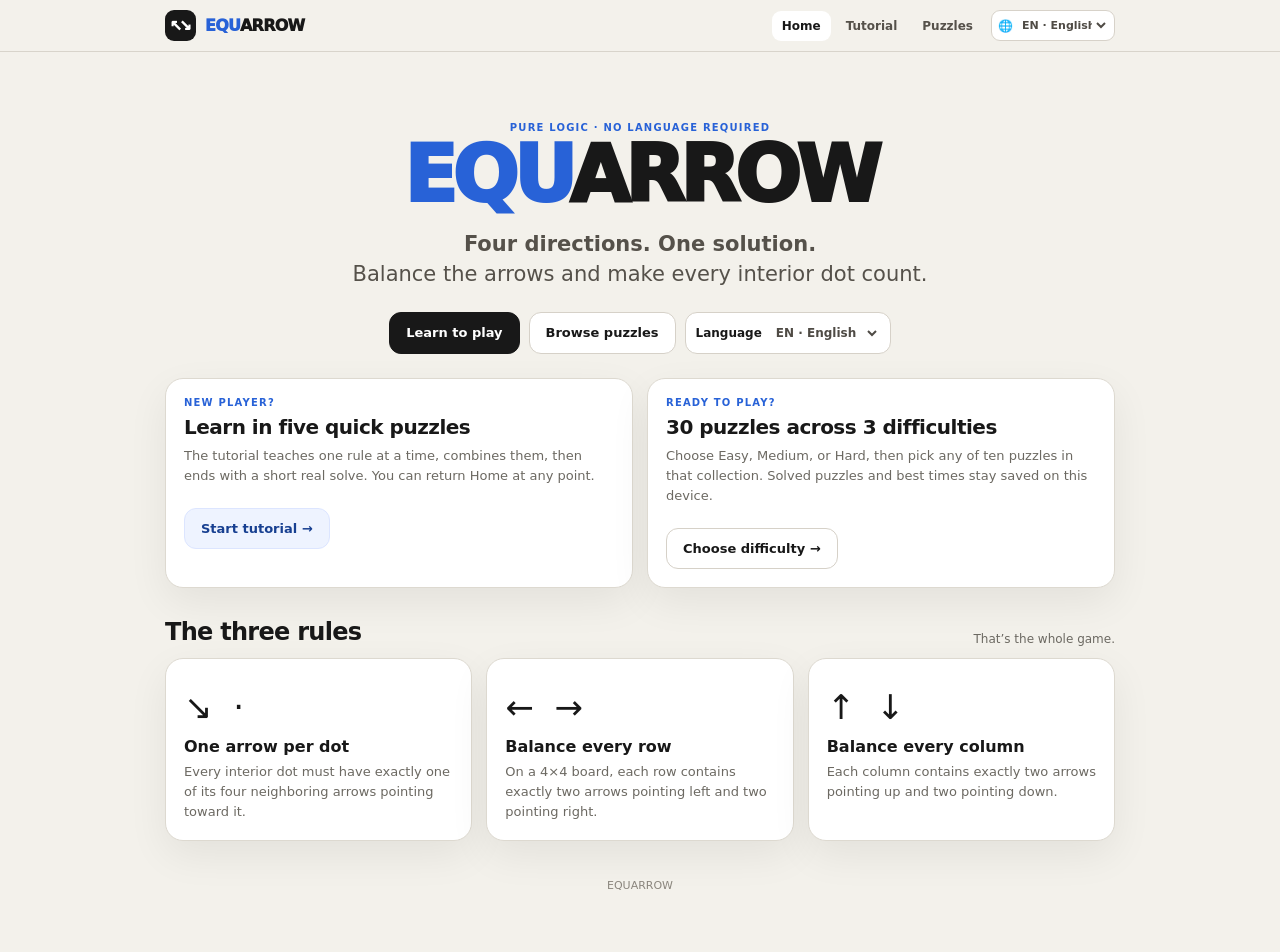
<file: index.html>
<!doctype html><html lang="en"><head><meta charset="utf-8"><meta name="viewport" content="width=device-width,initial-scale=1,viewport-fit=cover"><title>EQUARROW · Four directions. One solution.</title><meta name="description" content="EQUARROW is a language-free logic puzzle built from diagonal arrows, balanced rows and columns, and one-arrow-per-dot deductions."><link rel="stylesheet" href="app.css"><script src="i18n.js"></script></head><body><header class="sitebar"><div class="sitebar-inner"><a class="brand" href="index.html"><span class="brandmark">↖↘</span><span><span class="equ">EQU</span>ARROW</span></a><nav class="nav"><a class="active" href="index.html" data-i18n="nav.home">Home</a><a href="tutorial.html" data-i18n="nav.tutorial">Tutorial</a><a href="puzzles.html" data-i18n="nav.puzzles">Puzzles</a></nav></div></header><main class="page"><section class="hero center"><div class="eyebrow" data-i18n="home.eyebrow">Pure logic · no language required</div><h1 class="display"><span style="color:var(--accent)">EQU</span>ARROW</h1><p class="lead"><strong data-i18n="home.tagline">Four directions. One solution.</strong><br><span data-i18n="home.sub">Balance the arrows and make every interior dot count.</span></p><div class="actions"><a class="btn primary" href="tutorial.html" data-i18n="home.learn">Learn to play</a><a class="btn" href="puzzles.html" data-i18n="home.browse">Browse puzzles</a><label class="language-picker"><span data-i18n="language.label">Language</span><select class="lang-select" data-language-select></select></label></div></section><section class="grid2"><div class="card"><div class="eyebrow" data-i18n="home.new">New player?</div><h2 data-i18n="home.learnTitle">Learn in five quick puzzles</h2><p data-i18n="home.learnText">The tutorial teaches one rule at a time, combines them, then ends with a short real solve. You can return Home at any point.</p><div class="actions"><a class="btn soft" href="tutorial.html" data-i18n="home.startTutorial">Start tutorial →</a></div></div><div class="card"><div class="eyebrow" data-i18n="home.ready">Ready to play?</div><h2 data-i18n="home.libraryTitle">30 puzzles across 3 difficulties</h2><p data-i18n="home.libraryText">Choose Easy, Medium, or Hard, then pick any of ten puzzles in that collection. Solved puzzles and best times stay saved on this device.</p><div class="actions"><a class="btn" href="puzzles.html" data-i18n="home.chooseDifficulty">Choose difficulty →</a></div></div></section><div class="section-title"><h2 data-i18n="home.rulesTitle">The three rules</h2><p data-i18n="home.rulesSub">That’s the whole game.</p></div><section class="grid3"><div class="card"><div class="arrowline">↘ ·</div><h3 data-i18n="rule.dot.title">One arrow per dot</h3><p data-i18n="rule.dot.text">Every interior dot must have exactly one of its four neighboring arrows pointing toward it.</p></div><div class="card"><div class="arrowline">← →</div><h3 data-i18n="rule.row.title">Balance every row</h3><p data-i18n="rule.row.text">On a 4×4 board, each row contains exactly two arrows pointing left and two pointing right.</p></div><div class="card"><div class="arrowline">↑ ↓</div><h3 data-i18n="rule.col.title">Balance every column</h3><p data-i18n="rule.col.text">Each column contains exactly two arrows pointing up and two pointing down.</p></div></section><div class="footer">EQUARROW</div></main></body></html>
</file>
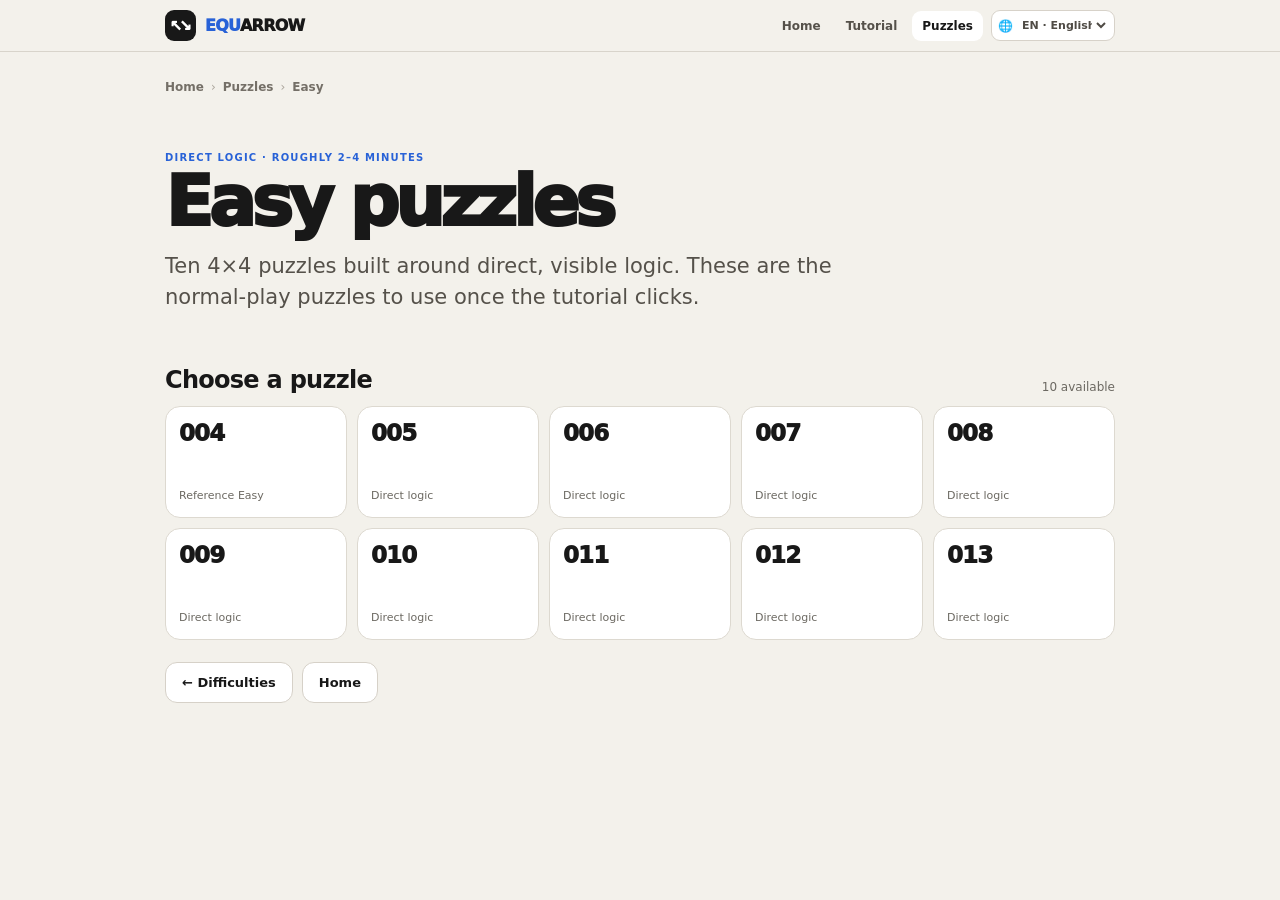
<file: easy-calibration.html>
<!doctype html><html><head><meta charset="utf-8"><meta name="viewport" content="width=device-width,initial-scale=1"><title>EQUARROW · Easy Puzzles</title><meta http-equiv="refresh" content="0;url=easy-puzzles.html"><script>location.replace('easy-puzzles.html')</script></head><body><p><a href="easy-puzzles.html">Open Easy puzzles</a></p></body></html>
</file>
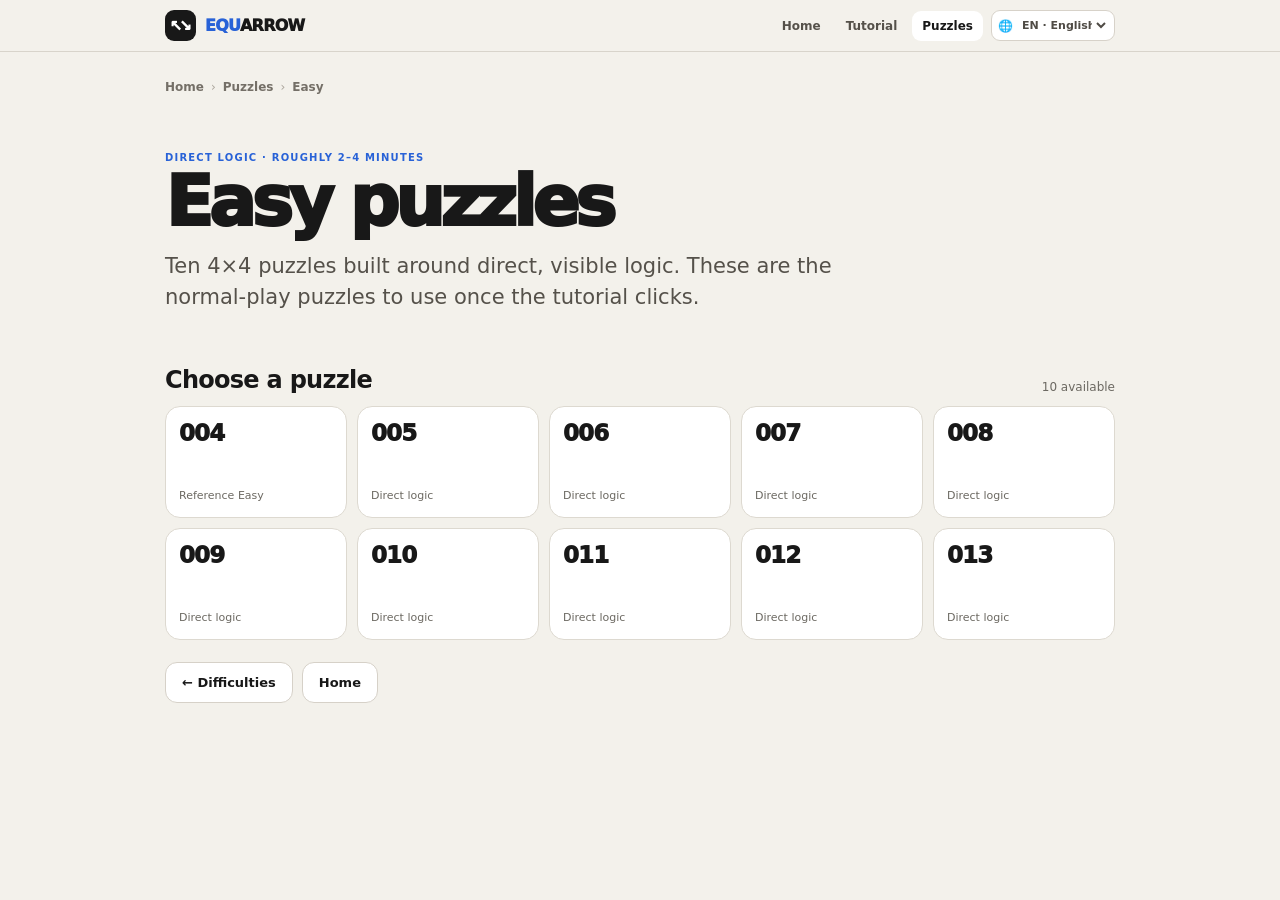
<file: easy-puzzles.html>
<!doctype html><html lang="en"><head><meta charset="utf-8"><meta name="viewport" content="width=device-width,initial-scale=1,viewport-fit=cover"><title>EQUARROW</title><link rel="stylesheet" href="app.css"><link rel="stylesheet" href="progress.css"><script src="i18n.js"></script></head><body><header class="sitebar"><div class="sitebar-inner"><a class="brand" href="index.html"><span class="brandmark">↖↘</span><span><span class="equ">EQU</span>ARROW</span></a><nav class="nav"><a href="index.html" data-i18n="nav.home">Home</a><a href="tutorial.html" data-i18n="nav.tutorial">Tutorial</a><a class="active" href="puzzles.html" data-i18n="nav.puzzles">Puzzles</a></nav></div></header><main class="page"><div class="breadcrumbs"><a href="index.html" data-i18n="nav.home">Home</a><span>›</span><a href="puzzles.html" data-i18n="nav.puzzles">Puzzles</a><span>›</span><strong data-i18n="diff.easy">Easy</strong></div><section class="hero"><div class="eyebrow" data-i18n="easy.eyebrow"></div><h1 class="display" style="font-size:clamp(42px,9vw,70px)" data-i18n="easy.title"></h1><p class="lead" data-i18n="easy.lead"></p></section><div class="section-title"><h2 data-i18n="common.choosePuzzle">Choose a puzzle</h2><p data-i18n="common.10available">10 available</p></div><section class="puzzle-grid" id="grid"></section><div class="actions"><a class="btn" href="puzzles.html" data-i18n="common.difficulties">← Difficulties</a><a class="btn" href="index.html" data-i18n="nav.home">Home</a></div></main><script>const ids=["004","005","006","007","008","009","010","011","012","013"],subs={"004":"Reference Easy","005":"Direct logic","006":"Direct logic","007":"Direct logic","008":"Direct logic","009":"Direct logic","010":"Direct logic","011":"Direct logic","012":"Direct logic","013":"Direct logic"};function renderGrid(){document.getElementById('grid').innerHTML=ids.map(id=>`<a class="puzzle-tile" data-puzzle="${id}" href="play.html?p=${id}"><span class="solved-badge">✓</span><div class="puzzle-num">${id}</div><div class="puzzle-meta">${EQI18N.subtitle(subs[id])}<br><span class="best" data-best></span></div></a>`).join('');document.querySelectorAll('[data-puzzle]').forEach(tile=>{const id=tile.dataset.puzzle,raw=localStorage.getItem('equarrow:'+id);if(!raw)return;try{const x=JSON.parse(raw);if(x.solved){tile.classList.add('solved');const b=tile.querySelector('[data-best]');if(x.best)b.textContent=EQI18N.t('common.best',{time:x.best});}}catch(e){}});}renderGrid();document.addEventListener('equarrow-language-change',renderGrid);</script><script src="library-progress.js"></script></body></html>
</file>
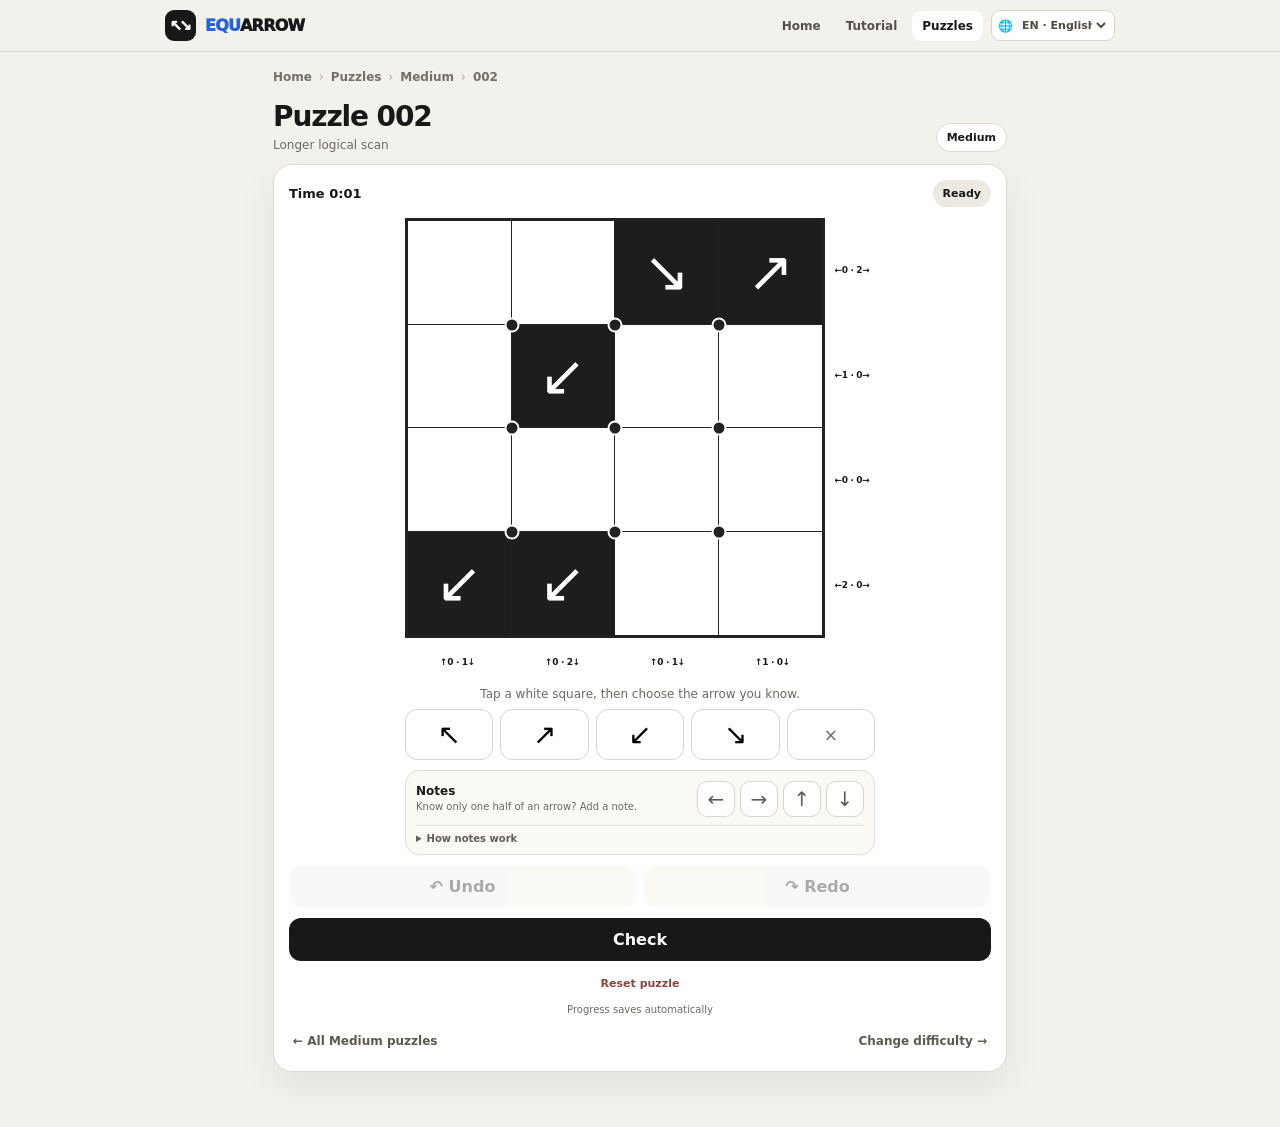
<file: easy.html>
<!doctype html><html><head><meta charset="utf-8"><meta name="viewport" content="width=device-width,initial-scale=1"><title>EQUARROW · Puzzle 002</title><meta http-equiv="refresh" content="0;url=play.html?p=002"><script>location.replace('play.html?p=002')</script></head><body><p><a href="play.html?p=002">Open Puzzle 002</a></p></body></html>
</file>
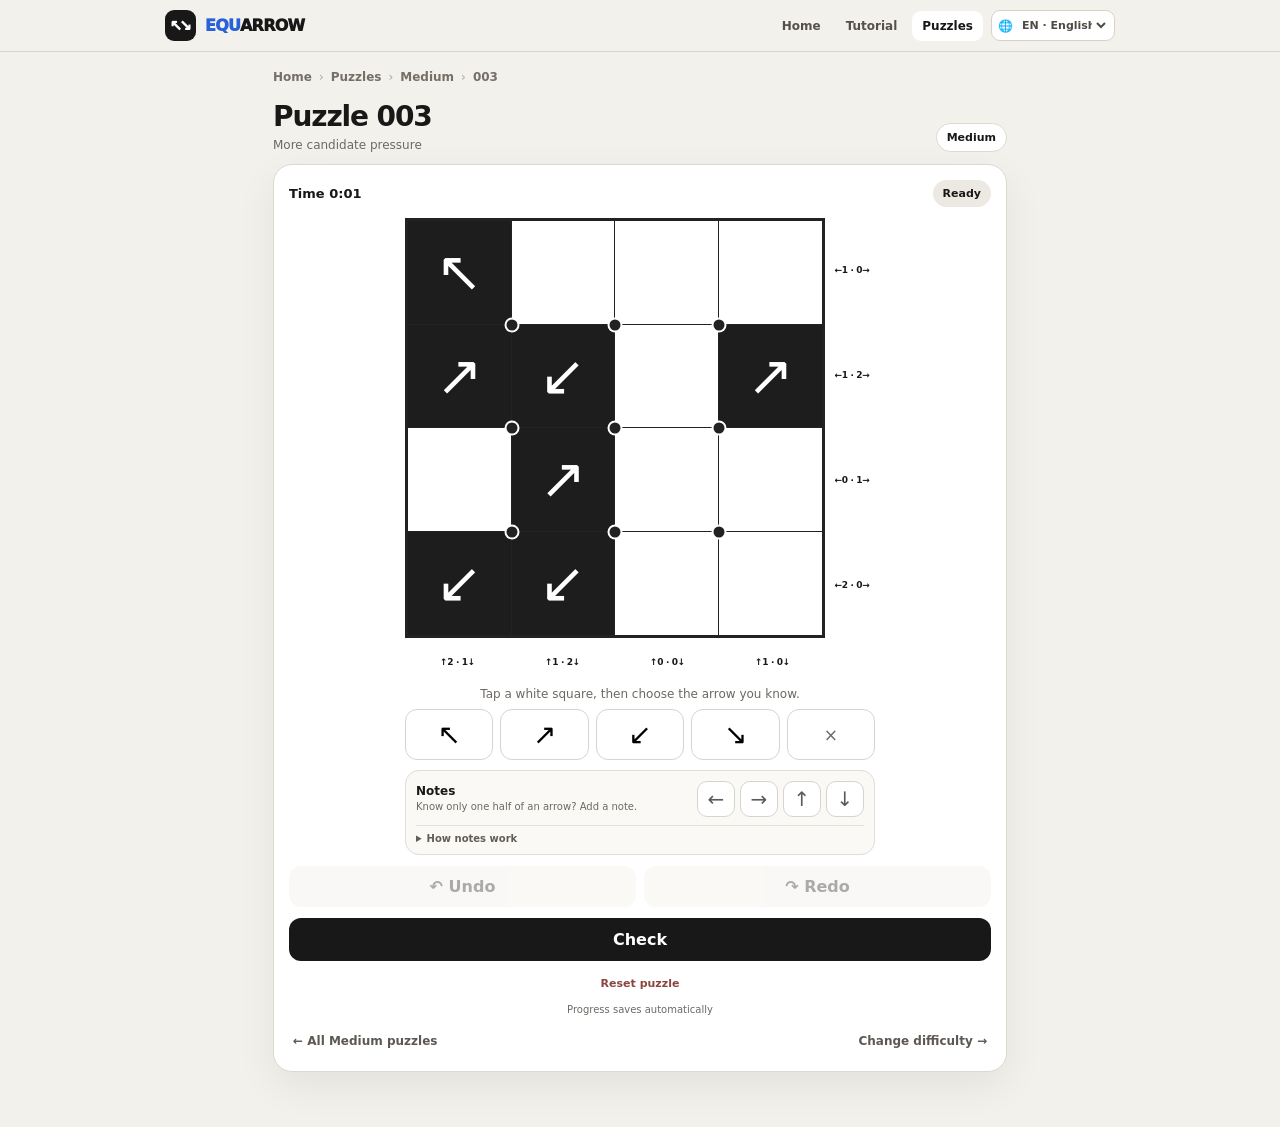
<file: easy2.html>
<!doctype html><html><head><meta charset="utf-8"><meta name="viewport" content="width=device-width,initial-scale=1"><title>EQUARROW · Puzzle 003</title><meta http-equiv="refresh" content="0;url=play.html?p=003"><script>location.replace('play.html?p=003')</script></head><body><p><a href="play.html?p=003">Open Puzzle 003</a></p></body></html>
</file>
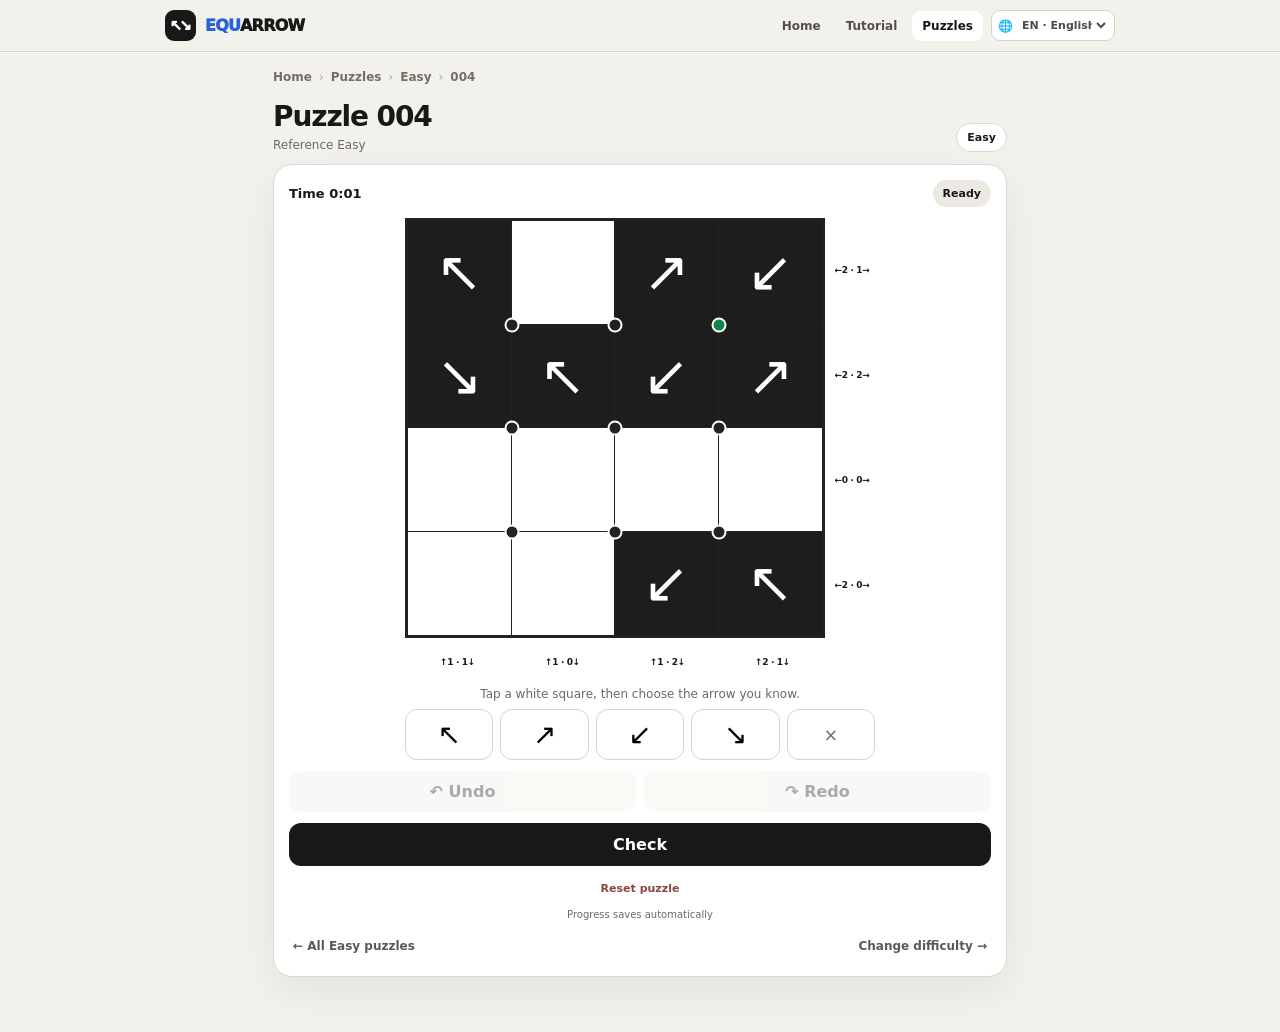
<file: easy3.html>
<!doctype html><html><head><meta charset="utf-8"><meta name="viewport" content="width=device-width,initial-scale=1"><title>EQUARROW · Puzzle 004</title><meta http-equiv="refresh" content="0;url=play.html?p=004"><script>location.replace('play.html?p=004')</script></head><body><p><a href="play.html?p=004">Open Puzzle 004</a></p></body></html>
</file>
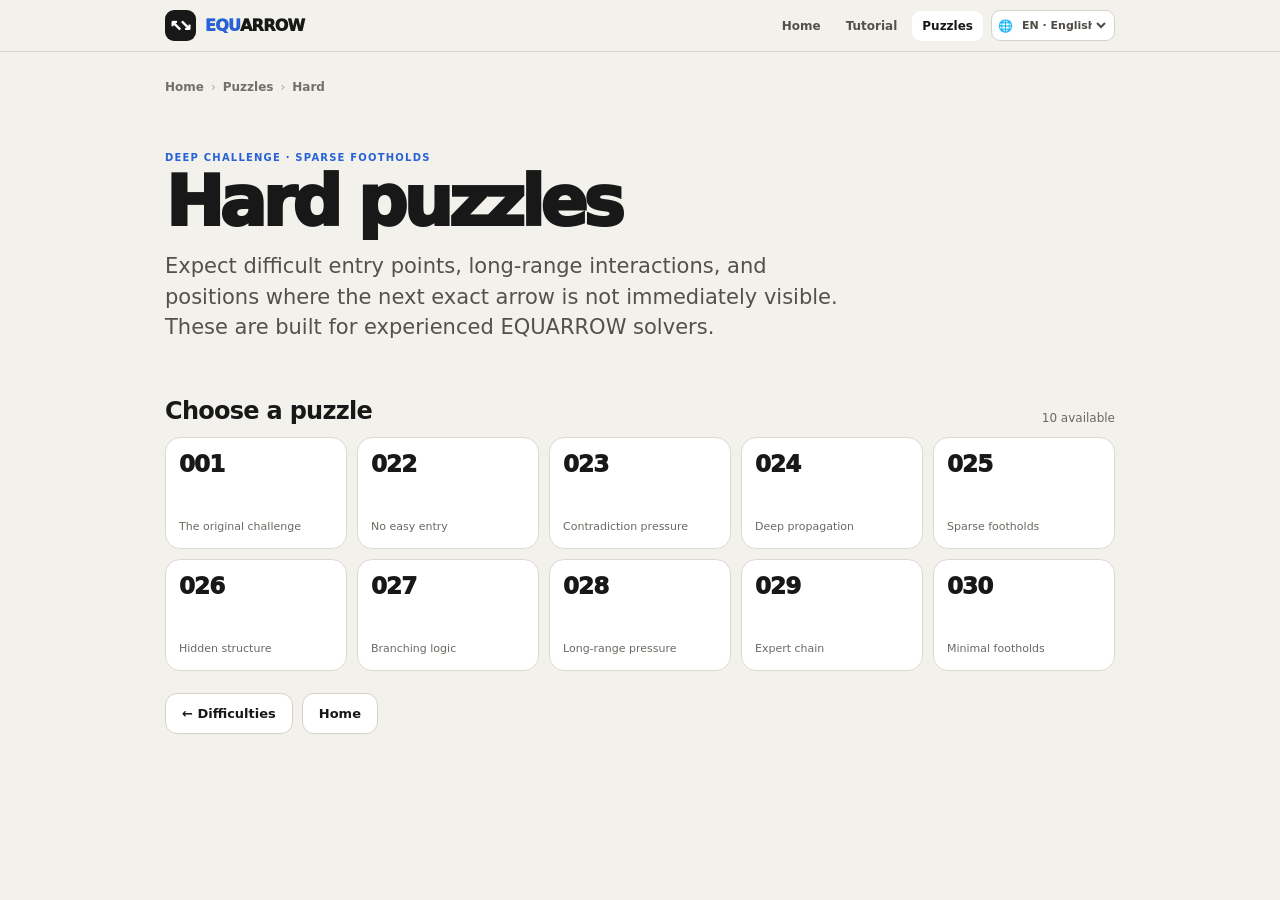
<file: hard-puzzles.html>
<!doctype html><html lang="en"><head><meta charset="utf-8"><meta name="viewport" content="width=device-width,initial-scale=1,viewport-fit=cover"><title>EQUARROW</title><link rel="stylesheet" href="app.css"><link rel="stylesheet" href="progress.css"><script src="i18n.js"></script></head><body><header class="sitebar"><div class="sitebar-inner"><a class="brand" href="index.html"><span class="brandmark">↖↘</span><span><span class="equ">EQU</span>ARROW</span></a><nav class="nav"><a href="index.html" data-i18n="nav.home">Home</a><a href="tutorial.html" data-i18n="nav.tutorial">Tutorial</a><a class="active" href="puzzles.html" data-i18n="nav.puzzles">Puzzles</a></nav></div></header><main class="page"><div class="breadcrumbs"><a href="index.html" data-i18n="nav.home">Home</a><span>›</span><a href="puzzles.html" data-i18n="nav.puzzles">Puzzles</a><span>›</span><strong data-i18n="diff.hard">Hard</strong></div><section class="hero"><div class="eyebrow" data-i18n="hard.eyebrow"></div><h1 class="display" style="font-size:clamp(42px,9vw,70px)" data-i18n="hard.title"></h1><p class="lead" data-i18n="hard.lead"></p></section><div class="section-title"><h2 data-i18n="common.choosePuzzle">Choose a puzzle</h2><p data-i18n="common.10available">10 available</p></div><section class="puzzle-grid" id="grid"></section><div class="actions"><a class="btn" href="puzzles.html" data-i18n="common.difficulties">← Difficulties</a><a class="btn" href="index.html" data-i18n="nav.home">Home</a></div></main><script>const ids=["001","022","023","024","025","026","027","028","029","030"],subs={"001":"The original challenge","022":"No easy entry","023":"Contradiction pressure","024":"Deep propagation","025":"Sparse footholds","026":"Hidden structure","027":"Branching logic","028":"Long-range pressure","029":"Expert chain","030":"Minimal footholds"};function renderGrid(){document.getElementById('grid').innerHTML=ids.map(id=>`<a class="puzzle-tile" data-puzzle="${id}" href="play.html?p=${id}"><span class="solved-badge">✓</span><div class="puzzle-num">${id}</div><div class="puzzle-meta">${EQI18N.subtitle(subs[id])}<br><span class="best" data-best></span></div></a>`).join('');document.querySelectorAll('[data-puzzle]').forEach(tile=>{const id=tile.dataset.puzzle,raw=localStorage.getItem('equarrow:'+id);if(!raw)return;try{const x=JSON.parse(raw);if(x.solved){tile.classList.add('solved');const b=tile.querySelector('[data-best]');if(x.best)b.textContent=EQI18N.t('common.best',{time:x.best});}}catch(e){}});}renderGrid();document.addEventListener('equarrow-language-change',renderGrid);</script><script src="library-progress.js"></script></body></html>
</file>
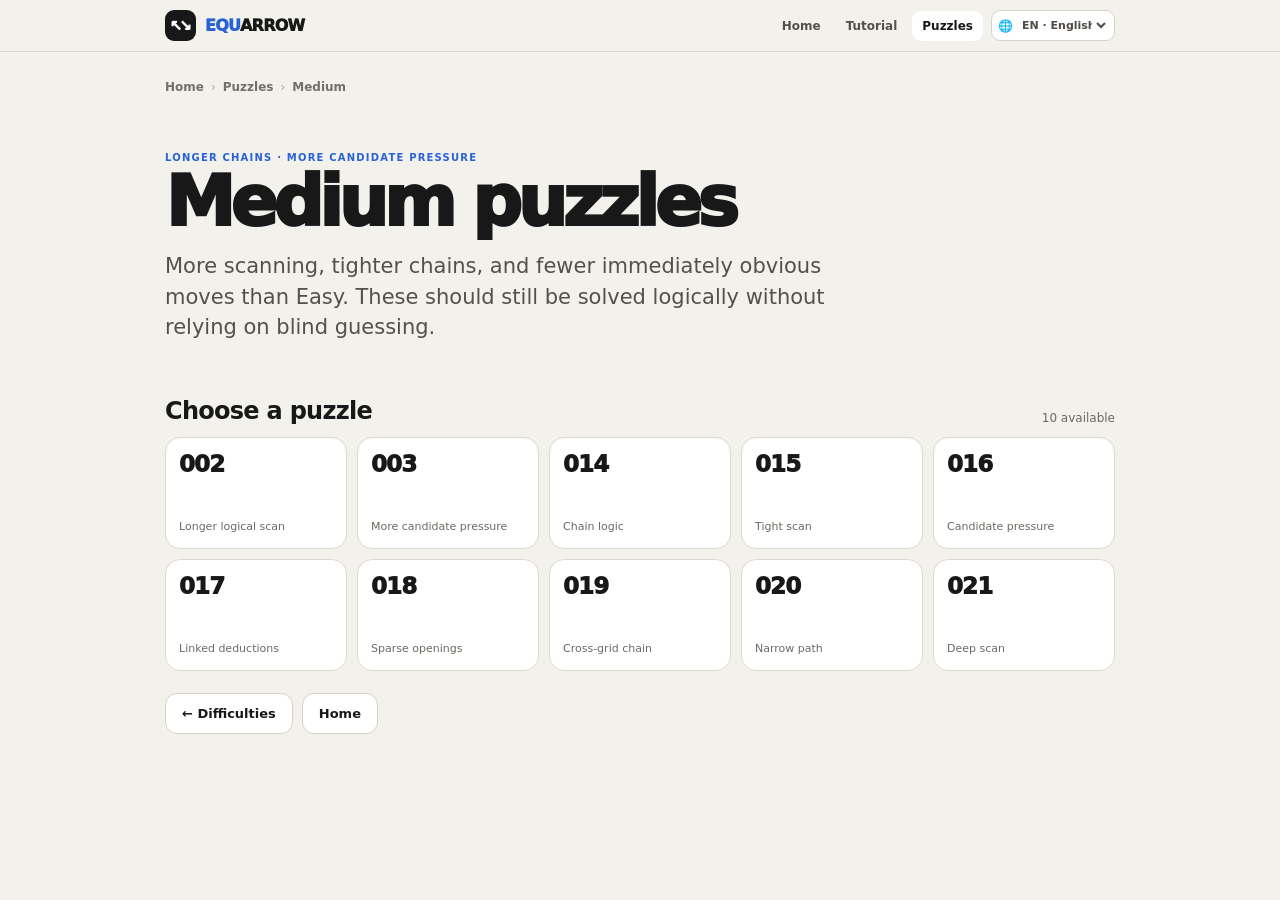
<file: medium-puzzles.html>
<!doctype html><html lang="en"><head><meta charset="utf-8"><meta name="viewport" content="width=device-width,initial-scale=1,viewport-fit=cover"><title>EQUARROW</title><link rel="stylesheet" href="app.css"><link rel="stylesheet" href="progress.css"><script src="i18n.js"></script></head><body><header class="sitebar"><div class="sitebar-inner"><a class="brand" href="index.html"><span class="brandmark">↖↘</span><span><span class="equ">EQU</span>ARROW</span></a><nav class="nav"><a href="index.html" data-i18n="nav.home">Home</a><a href="tutorial.html" data-i18n="nav.tutorial">Tutorial</a><a class="active" href="puzzles.html" data-i18n="nav.puzzles">Puzzles</a></nav></div></header><main class="page"><div class="breadcrumbs"><a href="index.html" data-i18n="nav.home">Home</a><span>›</span><a href="puzzles.html" data-i18n="nav.puzzles">Puzzles</a><span>›</span><strong data-i18n="diff.medium">Medium</strong></div><section class="hero"><div class="eyebrow" data-i18n="medium.eyebrow"></div><h1 class="display" style="font-size:clamp(42px,9vw,70px)" data-i18n="medium.title"></h1><p class="lead" data-i18n="medium.lead"></p></section><div class="section-title"><h2 data-i18n="common.choosePuzzle">Choose a puzzle</h2><p data-i18n="common.10available">10 available</p></div><section class="puzzle-grid" id="grid"></section><div class="actions"><a class="btn" href="puzzles.html" data-i18n="common.difficulties">← Difficulties</a><a class="btn" href="index.html" data-i18n="nav.home">Home</a></div></main><script>const ids=["002","003","014","015","016","017","018","019","020","021"],subs={"002":"Longer logical scan","003":"More candidate pressure","014":"Chain logic","015":"Tight scan","016":"Candidate pressure","017":"Linked deductions","018":"Sparse openings","019":"Cross-grid chain","020":"Narrow path","021":"Deep scan"};function renderGrid(){document.getElementById('grid').innerHTML=ids.map(id=>`<a class="puzzle-tile" data-puzzle="${id}" href="play.html?p=${id}"><span class="solved-badge">✓</span><div class="puzzle-num">${id}</div><div class="puzzle-meta">${EQI18N.subtitle(subs[id])}<br><span class="best" data-best></span></div></a>`).join('');document.querySelectorAll('[data-puzzle]').forEach(tile=>{const id=tile.dataset.puzzle,raw=localStorage.getItem('equarrow:'+id);if(!raw)return;try{const x=JSON.parse(raw);if(x.solved){tile.classList.add('solved');const b=tile.querySelector('[data-best]');if(x.best)b.textContent=EQI18N.t('common.best',{time:x.best});}}catch(e){}});}renderGrid();document.addEventListener('equarrow-language-change',renderGrid);</script><script src="library-progress.js"></script></body></html>
</file>
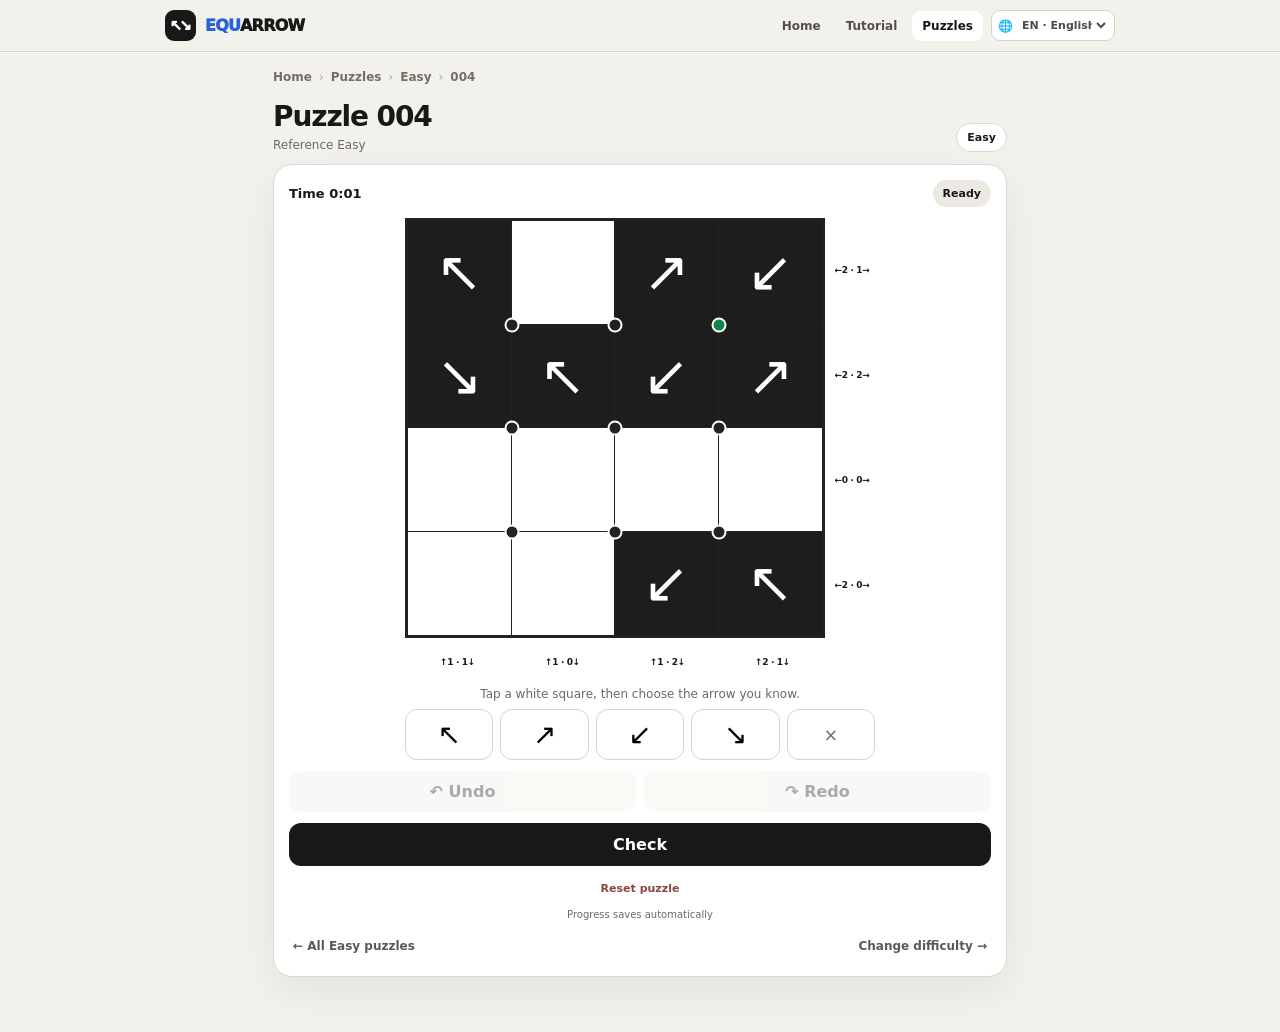
<file: play.html>
<!doctype html><html lang="en"><head><meta charset="utf-8"><meta name="viewport" content="width=device-width,initial-scale=1,viewport-fit=cover"><title>EQUARROW</title><link rel="stylesheet" href="app.css"><link rel="stylesheet" href="play.css"><link rel="stylesheet" href="play-features.css"><link rel="stylesheet" href="layout-fix.css"><link rel="stylesheet" href="progress.css"><script src="i18n.js"></script></head><body><header class="sitebar"><div class="sitebar-inner"><a class="brand" href="index.html"><span class="brandmark">↖↘</span><span><span class="equ">EQU</span>ARROW</span></a><nav class="nav"><a href="index.html" data-i18n="nav.home">Home</a><a href="tutorial.html" data-i18n="nav.tutorial">Tutorial</a><a class="active" href="puzzles.html" data-i18n="nav.puzzles">Puzzles</a></nav></div></header><main class="gamepage"><div class="breadcrumbs"><a href="index.html" data-i18n="nav.home">Home</a><span>›</span><a href="puzzles.html" data-i18n="nav.puzzles">Puzzles</a><span>›</span><a id="crumbDiff" href="#"></a><span>›</span><strong id="crumbPuzzle"></strong></div><div class="gamehead"><div><h1 id="title"></h1><p id="subtitle"></p></div><div class="difficulty-pill" id="diffPill"></div></div><section class="gamecard"><div class="gametop"><div class="timer"><span data-i18n="play.time">Time</span> <span id="timer">0:00</span></div><div class="status" id="status" data-i18n="play.ready">Ready</div></div><div class="shell"><div id="board" class="board"></div><div id="rows" class="rows"></div><div id="cols" class="cols"></div></div><div class="help" data-i18n="play.help">Tap a white square, then choose the arrow you know.</div><div class="palette"><button class="pick" data-d="NW">↖</button><button class="pick" data-d="NE">↗</button><button class="pick" data-d="SW">↙</button><button class="pick" data-d="SE">↘</button><button class="pick erase" data-d="">×</button></div><section class="notes-section" id="notesSection" hidden><div class="notes-head"><div><strong id="notesTitle">Notes</strong><span id="notesHint">Know only one half of an arrow? Add a note.</span></div><div class="note-palette"><button class="note-pick" data-note="L">←</button><button class="note-pick" data-note="R">→</button><button class="note-pick" data-note="U">↑</button><button class="note-pick" data-note="D">↓</button></div></div><details class="notes-help"><summary id="notesSummary">How notes work</summary><p id="notesHelpText"></p></details></section><div class="history-controls"><button class="history-btn" id="undo" type="button" disabled>↶ Undo</button><button class="history-btn" id="redo" type="button" disabled>↷ Redo</button></div><div class="controls single"><button class="control primary" id="check" data-i18n="play.check">Check</button></div><div class="reset-row"><button class="reset-link" id="reset" type="button">Reset puzzle</button></div><div class="autosave-note" id="autosaveNote">Progress saves automatically</div><div class="message" id="message"></div><div class="win" id="win"><h2 data-i18n="play.solved">Solved!</h2><p id="winText"></p><div class="win-actions"><button class="btn share-result" id="shareResult" type="button">Share result</button><a class="btn primary" id="nextPuzzle" href="#" data-i18n="play.next">Next puzzle</a><a class="btn" id="allDiff" href="#"></a><a class="btn" href="index.html" data-i18n="nav.home">Home</a></div></div><div class="quicknav"><a id="backDiff" href="#"></a><a href="puzzles.html" data-i18n="play.changeDiff">Change difficulty →</a></div></section></main><script src="puzzle-data.js"></script><script src="puzzle-data-extra.js"></script><script src="progress-bootstrap.js"></script><script src="play.js"></script><script src="notes.js"></script><script src="share.js"></script><script src="progress.js"></script><!-- stable-player --></body></html>
</file>
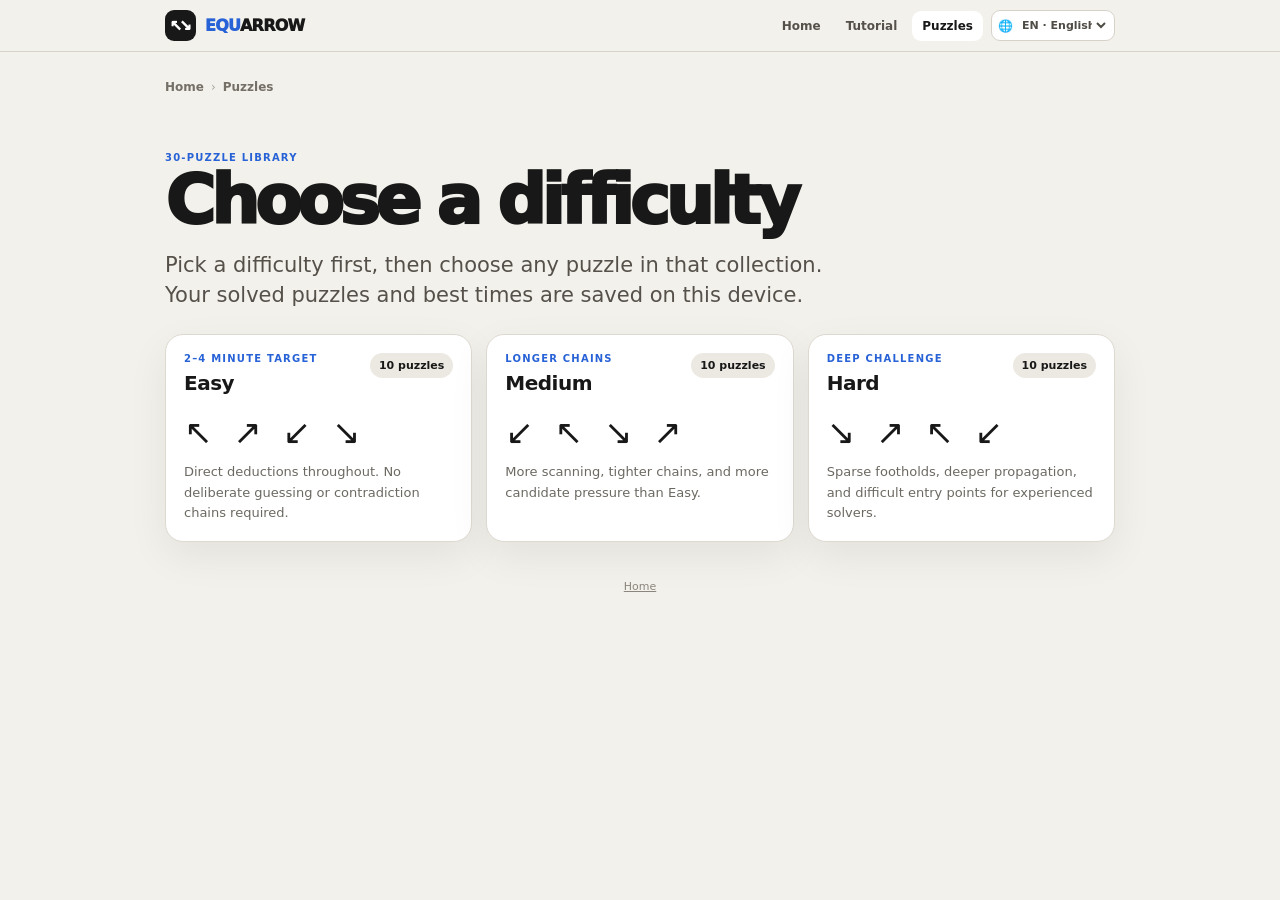
<file: puzzles.html>
<!doctype html><html lang="en"><head><meta charset="utf-8"><meta name="viewport" content="width=device-width,initial-scale=1,viewport-fit=cover"><title>EQUARROW</title><link rel="stylesheet" href="app.css"><script src="i18n.js"></script></head><body><header class="sitebar"><div class="sitebar-inner"><a class="brand" href="index.html"><span class="brandmark">↖↘</span><span><span class="equ">EQU</span>ARROW</span></a><nav class="nav"><a href="index.html" data-i18n="nav.home">Home</a><a href="tutorial.html" data-i18n="nav.tutorial">Tutorial</a><a class="active" href="puzzles.html" data-i18n="nav.puzzles">Puzzles</a></nav></div></header><main class="page"><div class="breadcrumbs"><a href="index.html" data-i18n="nav.home">Home</a><span>›</span><strong data-i18n="nav.puzzles">Puzzles</strong></div><section class="hero"><div class="eyebrow" data-i18n="puzzles.eyebrow">30-puzzle library</div><h1 class="display" style="font-size:clamp(40px,8vw,68px)" data-i18n="puzzles.title">Choose a difficulty</h1><p class="lead" data-i18n="puzzles.lead">Pick a difficulty first, then choose any puzzle in that collection. Your solved puzzles and best times are saved on this device.</p></section><section class="grid3"><a class="card card-link" href="easy-puzzles.html"><div class="card-top"><div><div class="eyebrow" data-i18n="puzzles.easyEyebrow">2–4 minute target</div><h2 data-i18n="diff.easy">Easy</h2></div><span class="count" data-i18n="common.10puzzles">10 puzzles</span></div><div class="arrowline">↖ ↗ ↙ ↘</div><p data-i18n="puzzles.easyText">Direct deductions throughout. No deliberate guessing or contradiction chains required.</p></a><a class="card card-link" href="medium-puzzles.html"><div class="card-top"><div><div class="eyebrow" data-i18n="puzzles.mediumEyebrow">Longer chains</div><h2 data-i18n="diff.medium">Medium</h2></div><span class="count" data-i18n="common.10puzzles">10 puzzles</span></div><div class="arrowline">↙ ↖ ↘ ↗</div><p data-i18n="puzzles.mediumText">More scanning, tighter chains, and more candidate pressure than Easy.</p></a><a class="card card-link" href="hard-puzzles.html"><div class="card-top"><div><div class="eyebrow" data-i18n="puzzles.hardEyebrow">Deep challenge</div><h2 data-i18n="diff.hard">Hard</h2></div><span class="count" data-i18n="common.10puzzles">10 puzzles</span></div><div class="arrowline">↘ ↗ ↖ ↙</div><p data-i18n="puzzles.hardText">Sparse footholds, deeper propagation, and difficult entry points for experienced solvers.</p></a></section><div class="footer"><a href="index.html" data-i18n="nav.home">Home</a></div></main></body></html>
</file>
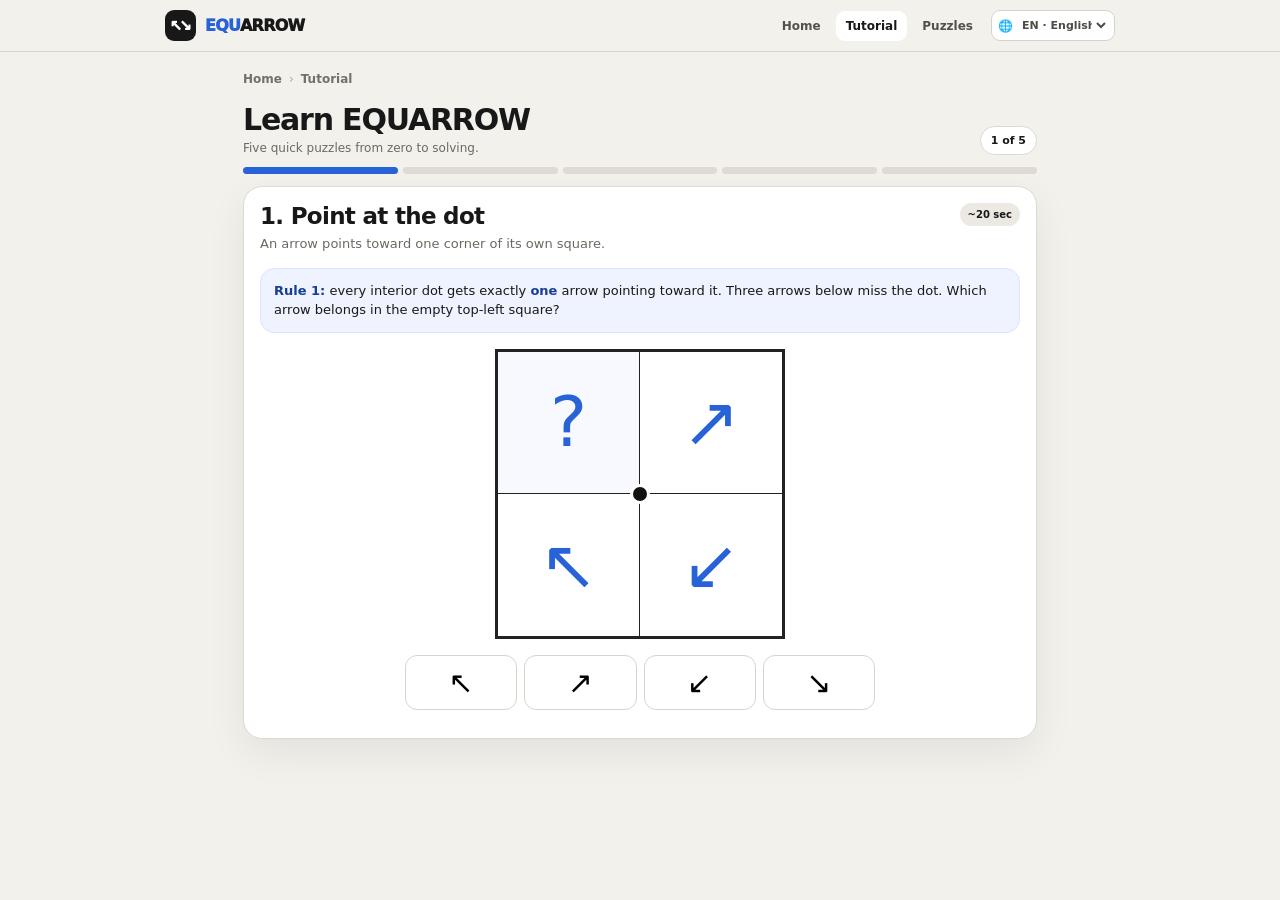
<file: tutorial.html>
<!doctype html><html lang="en"><head><meta charset="utf-8"><meta name="viewport" content="width=device-width,initial-scale=1,viewport-fit=cover"><title>EQUARROW</title><link rel="stylesheet" href="app.css"><script src="i18n.js"></script><style>
.tutorial{width:min(820px,100%);margin:auto;padding:20px 13px 55px}.tuthead{display:flex;justify-content:space-between;align-items:end;gap:12px;margin-bottom:12px}.tuthead h1{margin:0;font-size:30px;letter-spacing:-.04em}.tuthead p{margin:4px 0 0;color:var(--muted);font-size:12px}.step-pill{background:#fff;border:1px solid var(--line);border-radius:999px;padding:7px 10px;font-size:11px;font-weight:850}.progress{display:grid;grid-template-columns:repeat(5,1fr);gap:5px;margin-bottom:12px}.prog{height:7px;border-radius:999px;background:#dedad2}.prog.done{background:#181818}.prog.current{background:var(--accent)}.lesson{background:#fff;border:1px solid var(--line);border-radius:19px;box-shadow:var(--shadow);padding:16px}.lessonTop{display:flex;justify-content:space-between;gap:10px;align-items:start}.lessonTop h2{font-size:23px;letter-spacing:-.03em;margin-bottom:5px}.lessonTop p{font-size:13px;color:var(--muted);line-height:1.5;margin:0}.badge{font-size:10px;font-weight:900;background:var(--soft);border-radius:999px;padding:6px 8px;white-space:nowrap}.coach{background:var(--accent-soft);border:1px solid #dbe5ff;border-radius:14px;padding:12px 13px;margin:14px 0;font-size:13px;line-height:1.5}.coach strong{color:#173f91}.choices{width:min(470px,100%);margin:12px auto 0;display:grid;grid-template-columns:repeat(4,minmax(0,1fr));gap:7px}.choice{height:55px;background:#fff;border:1px solid #d8d4cc;border-radius:12px;font-size:30px;cursor:pointer}.choice.small{font-size:16px;font-weight:850}.feedback{display:none;margin-top:11px;padding:11px 12px;border-radius:12px;font-size:13px;line-height:1.45}.feedback.show{display:block}.feedback.good{background:#e7f5ed;color:#105d35}.feedback.bad{background:#fbe9e8;color:#8e2420}.nextrow{display:flex;justify-content:flex-end;margin-top:12px}.next{display:none;border:0;border-radius:12px;background:#181818;color:#fff;padding:11px 16px;font-weight:850;cursor:pointer}.next.show{display:block}.mini2{width:min(290px,75vw);aspect-ratio:1;margin:16px auto;position:relative;display:grid;grid-template-columns:repeat(2,minmax(0,1fr));grid-template-rows:repeat(2,minmax(0,1fr));overflow:hidden;border:3px solid #222;background:#fff}.miniCell{display:grid;place-items:center;min-width:0;min-height:0;overflow:hidden;font-size:clamp(46px,14vw,70px);line-height:1;color:var(--accent);border-right:1.5px solid #222;border-bottom:1.5px solid #222}.miniCell:nth-child(2n){border-right:0}.miniCell:nth-child(n+3){border-bottom:0}.miniCell.blank{background:#f7f9ff}.centerDot{position:absolute;left:50%;top:50%;width:14px;height:14px;border-radius:50%;background:#111;transform:translate(-50%,-50%);box-shadow:0 0 0 3px #fff}.strip{width:min(510px,94vw);margin:17px auto 7px;display:grid;grid-template-columns:repeat(4,minmax(0,1fr));border:3px solid #222;overflow:hidden}.strip.vertical{width:min(125px,31vw);grid-template-columns:1fr;grid-template-rows:repeat(4,minmax(0,1fr))}.stripCell{aspect-ratio:1;display:grid;place-items:center;min-width:0;min-height:0;overflow:hidden;background:#fff;color:var(--accent);font-size:clamp(40px,12vw,62px);line-height:1;border-right:1.5px solid #222}.stripCell:last-child{border-right:0}.vertical .stripCell{border-right:0;border-bottom:1.5px solid #222}.vertical .stripCell:last-child{border-bottom:0}.stripCell.blank{background:#f7f9ff;color:#999}.boardWrap{width:min(90vw,470px);margin:14px auto;position:relative;padding-right:43px;padding-bottom:43px}.board{position:relative;display:grid;grid-template-columns:repeat(4,minmax(0,1fr));grid-template-rows:repeat(4,minmax(0,1fr));grid-auto-rows:minmax(0,1fr);aspect-ratio:1;overflow:hidden;border:3px solid #222;background:#fff}.cell{appearance:none;border:0;border-right:1.5px solid #222;border-bottom:1.5px solid #222;background:#fff;display:grid;place-items:center;font-size:clamp(34px,10vw,56px);line-height:1;min-width:0;min-height:0;overflow:hidden;color:var(--accent);padding:0}.cell:nth-child(4n){border-right:0}.cell:nth-child(n+13){border-bottom:0}.cell.given{background:#1d1d1d;color:#fff}.cell.target{background:#f1f5ff;outline:4px solid rgba(40,98,215,.24);outline-offset:-5px}.dot{position:absolute;width:11px;height:11px;border-radius:50%;background:#222;transform:translate(-50%,-50%);z-index:5;box-shadow:0 0 0 2px #fff}.dot.good{background:var(--good)}.rows{position:absolute;right:0;top:0;width:39px;height:calc(100% - 43px);display:grid;grid-template-rows:repeat(4,minmax(0,1fr));align-items:center}.cols{position:absolute;left:0;bottom:0;width:calc(100% - 43px);height:39px;display:grid;grid-template-columns:repeat(4,minmax(0,1fr));align-items:center}.stat{text-align:center;font-size:9px;color:var(--muted);line-height:1.2}.stat b{display:block;color:var(--ink);font-size:10px}.finish{text-align:center;padding:4px 0}.finish h2{font-size:27px;margin-bottom:6px}.finish p{font-size:13px;color:var(--muted);line-height:1.5;max-width:560px;margin:0 auto 14px}@media(max-width:520px){.lesson{padding:13px}.lessonTop{display:block}.badge{display:inline-block;margin-top:7px}}
</style></head><body><header class="sitebar"><div class="sitebar-inner"><a class="brand" href="index.html"><span class="brandmark">↖↘</span><span><span class="equ">EQU</span>ARROW</span></a><nav class="nav"><a href="index.html" data-i18n="nav.home">Home</a><a class="active" href="tutorial.html" data-i18n="nav.tutorial">Tutorial</a><a href="puzzles.html" data-i18n="nav.puzzles">Puzzles</a></nav></div></header><main class="tutorial"><div class="breadcrumbs"><a href="index.html" data-i18n="nav.home">Home</a><span>›</span><strong data-i18n="nav.tutorial">Tutorial</strong></div><div class="tuthead"><div><h1 data-i18n="tutorial.learn">Learn EQUARROW</h1><p data-i18n="tutorial.sub">Five quick puzzles from zero to solving.</p></div><div class="step-pill" id="stepPill"></div></div><div class="progress" id="progress"></div><section class="lesson" id="lesson"></section></main><script>
(()=>{const I=window.EQI18N,t=(k,v)=>I.t(k,v),SYM={NW:'↖',NE:'↗',SW:'↙',SE:'↘'},LEFT=d=>d==='NW'||d==='SW',UP=d=>d==='NW'||d==='NE';const S=[['NW','SE','NE','SW'],['SE','NW','SW','NE'],['NW','SW','NE','SE'],['SE','NE','SW','NW']];let stage=0,gradStep=0,gradGrid=null;const root=document.getElementById('lesson'),pill=document.getElementById('stepPill'),progress=document.getElementById('progress');
function pd(){progress.innerHTML='';for(let i=0;i<5;i++){const d=document.createElement('div');d.className='prog '+(i<stage?'done':i===stage?'current':'');progress.appendChild(d)}pill.textContent=t('tutorial.step',{n:stage+1})}
function fb(ok,html){const f=document.getElementById('fb');f.className='feedback show '+(ok?'good':'bad');f.innerHTML=html;if(ok){const n=document.getElementById('next');if(n)n.classList.add('show')}}
function choices(correct,good,bad){document.querySelectorAll('.choice').forEach(b=>b.onclick=()=>{if(b.dataset.v===correct){document.querySelectorAll('.choice').forEach(x=>x.disabled=true);fb(true,good)}else fb(false,bad)})}
function next(label=t('tutorial.next')){return `<div class="nextrow"><button class="next" id="next">${label}</button></div>`}
function wire(){document.getElementById('next').onclick=()=>{stage++;render()}}
function l1(){root.innerHTML=`<div class="lessonTop"><div><h2>${t('tutorial.l1.title')}</h2><p>${t('tutorial.l1.sub')}</p></div><span class="badge">${t('tutorial.sec20')}</span></div><div class="coach">${t('tutorial.l1.coach')}</div><div class="mini2"><div class="miniCell blank">?</div><div class="miniCell">↗</div><div class="miniCell">↖</div><div class="miniCell">↙</div><i class="centerDot"></i></div><div class="choices"><button class="choice" data-v="NW">↖</button><button class="choice" data-v="NE">↗</button><button class="choice" data-v="SW">↙</button><button class="choice" data-v="SE">↘</button></div><div id="fb" class="feedback"></div>${next()}`;choices('SE',t('tutorial.l1.good'),t('tutorial.l1.bad'));wire()}
function l2(){root.innerHTML=`<div class="lessonTop"><div><h2>${t('tutorial.l2.title')}</h2><p>${t('tutorial.l2.sub')}</p></div><span class="badge">${t('tutorial.sec20')}</span></div><div class="coach">${t('tutorial.l2.coach')}</div><div class="strip"><div class="stripCell">↖</div><div class="stripCell">↗</div><div class="stripCell">↙</div><div class="stripCell blank">?</div></div><div class="choices" style="grid-template-columns:repeat(2,1fr)"><button class="choice small" data-v="L">${t('tutorial.left')}</button><button class="choice small" data-v="R">${t('tutorial.right')}</button></div><div id="fb" class="feedback"></div>${next()}`;choices('R',t('tutorial.l2.good'),t('tutorial.l2.bad'));wire()}
function l3(){root.innerHTML=`<div class="lessonTop"><div><h2>${t('tutorial.l3.title')}</h2><p>${t('tutorial.l3.sub')}</p></div><span class="badge">${t('tutorial.sec20')}</span></div><div class="coach">${t('tutorial.l3.coach')}</div><div class="strip vertical"><div class="stripCell">↖</div><div class="stripCell">↘</div><div class="stripCell">↗</div><div class="stripCell blank">?</div></div><div class="choices" style="grid-template-columns:repeat(2,1fr)"><button class="choice small" data-v="U">${t('tutorial.up')}</button><button class="choice small" data-v="D">${t('tutorial.down')}</button></div><div id="fb" class="feedback"></div>${next()}`;choices('D',t('tutorial.l3.good'),t('tutorial.l3.bad'));wire()}
function boardHTML(g,target){let h='<div class="boardWrap"><div class="board">';for(let r=0;r<4;r++)for(let c=0;c<4;c++){const d=g[r][c];h+=`<div class="cell ${d?'given':''} ${target&&target[0]===r&&target[1]===c?'target':''}">${d?SYM[d]:''}</div>`}for(let r=1;r<4;r++)for(let c=1;c<4;c++)h+=`<i class="dot" style="left:${c*25}%;top:${r*25}%"></i>`;return h+'</div><div id="rows" class="rows"></div><div id="cols" class="cols"></div></div>'}
function stats(g){const rs=document.getElementById('rows'),cs=document.getElementById('cols');if(!rs)return;rs.innerHTML='';cs.innerHTML='';for(let r=0;r<4;r++){const v=g[r].filter(Boolean),l=v.filter(LEFT).length;rs.innerHTML+=`<div class="stat"><b>← ${l} · ${v.length-l} →</b>${t('tutorial.need')}</div>`}for(let c=0;c<4;c++){const v=g.map(x=>x[c]).filter(Boolean),u=v.filter(UP).length;cs.innerHTML+=`<div class="stat"><b>↑ ${u} · ${v.length-u} ↓</b>${t('tutorial.need')}</div>`}}
function l4(){const g=S.map(r=>r.slice());g[0][1]='';root.innerHTML=`<div class="lessonTop"><div><h2>${t('tutorial.l4.title')}</h2><p>${t('tutorial.l4.sub')}</p></div><span class="badge">${t('tutorial.sec30')}</span></div><div class="coach">${t('tutorial.l4.coach')}</div>${boardHTML(g,[0,1])}<div class="choices"><button class="choice" data-v="NW">↖</button><button class="choice" data-v="NE">↗</button><button class="choice" data-v="SW">↙</button><button class="choice" data-v="SE">↘</button></div><div id="fb" class="feedback"></div>${next(t('tutorial.tryReal'))}`;stats(g);choices('SE',t('tutorial.l4.good'),t('tutorial.l4.bad'));wire()}
function l5(){if(!gradGrid){gradGrid=S.map(r=>r.slice());[[0,1],[2,0],[2,1],[2,2],[3,1]].forEach(([r,c])=>gradGrid[r][c]='')}const order=[[0,1,'SE'],[2,2,'NE'],[2,1,'SW'],[2,0,'NW'],[3,1,'NE']];root.innerHTML=`<div class="lessonTop"><div><h2>${t('tutorial.l5.title')}</h2><p>${t('tutorial.l5.sub')}</p></div><span class="badge">${t('tutorial.min12')}</span></div><div class="coach" id="coach"></div><div class="boardWrap"><div class="board" id="board"></div><div id="rows" class="rows"></div><div id="cols" class="cols"></div></div><div class="choices"><button class="choice" data-v="NW">↖</button><button class="choice" data-v="NE">↗</button><button class="choice" data-v="SW">↙</button><button class="choice" data-v="SE">↘</button></div><div id="fb" class="feedback"></div><div id="finish"></div>`;
const inward=(rr,cc)=>rr===0?(cc===0?'SE':'SW'):(cc===0?'NE':'NW');function di(br,bc){let n=0,f=0;for(let rr=0;rr<2;rr++)for(let cc=0;cc<2;cc++){const d=gradGrid[br+rr][bc+cc];if(d){f++;if(d===inward(rr,cc))n++}}return{n,f}}
function coach(){const c=document.getElementById('coach');if(gradStep<5)c.innerHTML=t('tutorial.c'+gradStep);else c.innerHTML=t('tutorial.doneCoach')}
function draw(){const b=document.getElementById('board');b.innerHTML='';for(let r=0;r<4;r++)for(let c=0;c<4;c++){const d=gradGrid[r][c],isGiven=S[r][c]===d&&![[0,1],[2,0],[2,1],[2,2],[3,1]].some(x=>x[0]===r&&x[1]===c),isTarget=gradStep<5&&order[gradStep][0]===r&&order[gradStep][1]===c;const x=document.createElement('div');x.className='cell '+(isGiven?'given ':'')+(isTarget?'target':'');x.textContent=d?SYM[d]:'';b.appendChild(x)}for(let r=1;r<4;r++)for(let c=1;c<4;c++){const d=document.createElement('i'),x=di(r-1,c-1);d.className='dot'+(x.f===4&&x.n===1?' good':'');d.style.left=`${c*25}%`;d.style.top=`${r*25}%`;b.appendChild(d)}stats(gradGrid);coach()}
document.querySelectorAll('.choice').forEach(btn=>btn.onclick=()=>{if(gradStep>=5)return;const [r,c,want]=order[gradStep];if(btn.dataset.v!==want){fb(false,t('tutorial.wrong'));return}gradGrid[r][c]=want;gradStep++;const f=document.getElementById('fb');f.className='feedback';f.innerHTML='';draw();if(gradStep===5){document.querySelectorAll('.choice').forEach(x=>x.disabled=true);document.getElementById('finish').innerHTML=`<div class="feedback show good">${t('tutorial.ready')}</div><div class="finish"><h2>${t('tutorial.finishTitle')}</h2><p>${t('tutorial.finishText')}</p><div class="actions" style="justify-content:center"><a class="btn primary" href="easy-puzzles.html">${t('tutorial.chooseEasy')}</a><a class="btn" href="puzzles.html">${t('tutorial.allDiff')}</a><a class="btn" href="index.html">${t('tutorial.home')}</a></div></div>`}});draw()}
function render(){pd();document.title='EQUARROW · '+t('nav.tutorial');if(stage===0)l1();else if(stage===1)l2();else if(stage===2)l3();else if(stage===3)l4();else l5()}
document.addEventListener('equarrow-language-change',render);render();
})();
</script></body></html>
</file>
<file: app.css>
:root{
  --bg:#f3f1eb;--card:#fff;--ink:#181818;--muted:#6c6962;--line:#ddd9d0;
  --accent:#2862d7;--accent-soft:#eef3ff;--soft:#ece9e2;--good:#16824b;--bad:#c53b35;
  --shadow:0 14px 40px rgba(0,0,0,.065)
}
*{box-sizing:border-box}
html{scroll-behavior:smooth}
body{margin:0;background:var(--bg);color:var(--ink);font-family:Inter,ui-sans-serif,system-ui,-apple-system,BlinkMacSystemFont,"Segoe UI",sans-serif;min-height:100vh}
button,a,select{font:inherit}
a{color:inherit}
.sitebar{position:sticky;top:0;z-index:50;background:rgba(243,241,235,.94);backdrop-filter:blur(14px);border-bottom:1px solid rgba(210,205,195,.8)}
.sitebar-inner{width:min(980px,100%);margin:auto;padding:10px 15px;display:flex;align-items:center;justify-content:space-between;gap:12px}
.brand{display:flex;align-items:center;gap:9px;text-decoration:none;font-weight:950;letter-spacing:-.045em}
.brandmark{width:31px;height:31px;border-radius:9px;background:#181818;color:#fff;display:grid;place-items:center;font-size:15px;letter-spacing:-3px;padding-right:3px}
.brand .equ{color:var(--accent)}
.nav{display:flex;gap:5px;align-items:center}
.nav a{font-size:12px;font-weight:800;text-decoration:none;padding:8px 10px;border-radius:9px;color:#55514a}
.nav a:hover,.nav a.active{background:#fff;color:var(--ink)}
.lang-select-wrap{display:flex;align-items:center;gap:4px;background:#fff;border:1px solid #d7d2c9;border-radius:9px;padding:3px 5px 3px 6px;margin-left:3px}
.lang-globe{font-size:12px;line-height:1}
.lang-select{appearance:auto;border:0;background:transparent;color:#4f4b45;font-size:11px;font-weight:800;max-width:92px;outline:none;cursor:pointer;padding:4px 1px}
.language-picker{display:inline-flex;align-items:center;gap:9px;background:#fff;border:1px solid #d6d1c8;border-radius:12px;padding:8px 10px;font-size:12px;font-weight:850}
.language-picker .lang-select{max-width:150px;font-size:12px}
.page{width:min(980px,100%);margin:auto;padding:28px 15px 60px}
.eyebrow{text-transform:uppercase;letter-spacing:.12em;font-size:10px;font-weight:900;color:var(--accent);margin-bottom:7px}
h1,h2,h3,p{margin-top:0}
.hero{padding:42px 0 24px}
.hero.center{text-align:center}
.display{font-size:clamp(44px,10vw,78px);line-height:.92;letter-spacing:-.065em;margin:0;font-weight:950}
.lead{font-size:clamp(16px,3vw,21px);line-height:1.45;color:#55514a;max-width:680px;margin:17px 0 0}
.center .lead{margin-left:auto;margin-right:auto}
.actions{display:flex;gap:9px;flex-wrap:wrap;margin-top:22px}
.center .actions{justify-content:center}
.btn{display:inline-flex;align-items:center;justify-content:center;text-decoration:none;border:1px solid #d6d1c8;background:#fff;border-radius:12px;padding:12px 16px;font-weight:850;font-size:13px;cursor:pointer}
.btn.primary{background:#181818;color:#fff;border-color:#181818}
.btn.soft{background:var(--accent-soft);border-color:#dce5ff;color:#173f91}
.grid2{display:grid;grid-template-columns:repeat(2,minmax(0,1fr));gap:14px}
.grid3{display:grid;grid-template-columns:repeat(3,minmax(0,1fr));gap:14px}
.card{background:var(--card);border:1px solid var(--line);border-radius:18px;box-shadow:var(--shadow);padding:18px}
.card h2{font-size:20px;letter-spacing:-.025em;margin-bottom:7px}
.card h3{font-size:16px;margin-bottom:6px}
.card p{font-size:13px;line-height:1.55;color:var(--muted);margin-bottom:0}
.card-link{text-decoration:none;transition:transform .12s ease,border-color .12s ease}
.card-link:hover{transform:translateY(-2px);border-color:#c7c0b5}
.card-top{display:flex;justify-content:space-between;align-items:start;gap:10px}
.count{font-size:11px;font-weight:900;background:var(--soft);padding:6px 9px;border-radius:999px;white-space:nowrap}
.arrowline{font-size:34px;letter-spacing:5px;margin:10px 0}
.section-title{display:flex;justify-content:space-between;align-items:end;gap:12px;margin:30px 0 12px}
.section-title h2{margin:0;font-size:24px;letter-spacing:-.03em}
.section-title p{margin:0;color:var(--muted);font-size:12px}
.breadcrumbs{display:flex;gap:7px;align-items:center;flex-wrap:wrap;color:#746f67;font-size:12px;margin-bottom:16px}
.breadcrumbs a{text-decoration:none;font-weight:750}
.breadcrumbs span{color:#aaa49b}
.puzzle-grid{display:grid;grid-template-columns:repeat(5,minmax(0,1fr));gap:10px}
.puzzle-tile{min-height:112px;background:#fff;border:1px solid var(--line);border-radius:15px;padding:13px;text-decoration:none;display:flex;flex-direction:column;justify-content:space-between;position:relative}
.puzzle-tile:hover{border-color:#beb7ac;transform:translateY(-1px)}
.puzzle-num{font-size:23px;font-weight:950;letter-spacing:-.04em}
.puzzle-meta{font-size:11px;color:var(--muted);line-height:1.35}
.solved-badge{display:none;position:absolute;right:10px;top:10px;width:22px;height:22px;border-radius:50%;background:#e7f5ed;color:var(--good);font-size:12px;font-weight:950;place-items:center}
.puzzle-tile.solved .solved-badge{display:grid}
.puzzle-tile.solved{border-color:#cce7d8}
.best{font-weight:800;color:var(--good)}
.notice{background:#fff;border:1px solid var(--line);border-radius:15px;padding:14px 15px;font-size:13px;color:var(--muted);line-height:1.5}
.notice strong{color:var(--ink)}
.footer{margin-top:38px;text-align:center;color:#8a857d;font-size:11px}
@media(max-width:760px){
  .sitebar-inner{padding:9px 10px;gap:7px}
  .brand{font-size:13px;gap:6px}
  .brandmark{width:28px;height:28px}
  .nav{gap:2px}
  .nav a{padding:7px 6px;font-size:10.5px}
  .lang-select-wrap{padding:2px 3px 2px 4px;margin-left:1px}
  .lang-globe{display:none}
  .lang-select{max-width:62px;font-size:10px}
  .page{padding:20px 13px 48px}
  .hero{padding:28px 0 20px}
  .grid3{grid-template-columns:1fr}
  .grid2{grid-template-columns:1fr}
  .puzzle-grid{grid-template-columns:repeat(2,minmax(0,1fr))}
}
@media(max-width:420px){.brand span:last-child{font-size:12px}.nav a{padding:7px 5px}.sitebar-inner{gap:4px}}
</file>
<file: progress.css>
.history-controls{display:grid;grid-template-columns:repeat(2,minmax(0,1fr));gap:8px;margin-top:11px}.history-btn{border:0;border-radius:12px;padding:11px 12px;background:#f1eee8;color:#27231f;font-weight:850;cursor:pointer}.history-btn:disabled{opacity:.38;cursor:default}.controls.single{grid-template-columns:1fr}.reset-row{display:flex;justify-content:center;margin-top:8px}.reset-link{appearance:none;border:0;background:transparent;color:#8a453f;font-size:11px;font-weight:800;padding:8px 10px;cursor:pointer}.autosave-note{text-align:center;color:var(--muted);font-size:10px;margin-top:6px}.in-progress-label{display:inline-block;margin-top:5px;padding:3px 7px;border-radius:999px;background:#fff2cf;color:#725400;font-size:9px;font-weight:850;line-height:1.2}@media(max-width:520px){.history-btn{padding:10px 8px;font-size:12px}}
</file>
<file: play.css>
.gamepage{width:min(760px,100%);margin:auto;padding:18px 13px 55px}.gamehead{display:flex;justify-content:space-between;align-items:end;gap:12px;margin-bottom:12px}.gamehead h1{font-size:28px;letter-spacing:-.04em;margin:0}.gamehead p{font-size:12px;color:var(--muted);margin:5px 0 0}.difficulty-pill{background:#fff;border:1px solid var(--line);border-radius:999px;padding:7px 10px;font-size:11px;font-weight:850}.gamecard{background:#fff;border:1px solid var(--line);border-radius:19px;box-shadow:var(--shadow);padding:15px}.gametop{display:flex;justify-content:space-between;align-items:center;gap:10px;margin-bottom:11px}.timer{font-size:13px;font-weight:850}.status{font-size:11px;font-weight:850;background:var(--soft);border-radius:999px;padding:7px 10px}.status.bad{background:#fbe9e8;color:var(--bad)}.status.good{background:#e7f5ed;color:var(--good)}.shell{width:min(90vw,470px);margin:auto;position:relative;padding-right:43px;padding-bottom:43px}.board{position:relative;display:grid;grid-template-columns:repeat(4,minmax(0,1fr));grid-template-rows:repeat(4,minmax(0,1fr));grid-auto-rows:minmax(0,1fr);aspect-ratio:1;overflow:hidden;border:3px solid #222;background:#fff}.cell{appearance:none;border:0;border-right:1.5px solid #222;border-bottom:1.5px solid #222;background:#fff;display:grid;place-items:center;font-size:clamp(34px,10vw,56px);line-height:1;min-width:0;min-height:0;overflow:hidden;color:var(--accent);cursor:pointer;padding:0;position:relative}.cell:nth-child(4n){border-right:0}.cell:nth-child(n+13){border-bottom:0}.cell.given{background:#1d1d1d;color:#fff;cursor:default}.cell.selected:not(.given){outline:4px solid rgba(40,98,215,.23);outline-offset:-5px;background:#f5f8ff}.dot{position:absolute;width:11px;height:11px;border-radius:50%;background:#222;transform:translate(-50%,-50%);z-index:5;pointer-events:none;box-shadow:0 0 0 2px #fff}.dot.good{background:var(--good)}.dot.bad{background:var(--bad)}.rows{position:absolute;right:0;top:0;width:39px;height:calc(100% - 43px);display:grid;grid-template-rows:repeat(4,minmax(0,1fr));align-items:center}.cols{position:absolute;left:0;bottom:0;width:calc(100% - 43px);height:39px;display:grid;grid-template-columns:repeat(4,minmax(0,1fr));align-items:center}.stat{text-align:center;font-size:9px;color:var(--muted);line-height:1.2}.stat b{display:block;color:var(--ink);font-size:10px}.help{text-align:center;color:var(--muted);font-size:12px;margin:5px 0 8px}.palette{width:min(100%,470px);margin:auto;display:grid;grid-template-columns:repeat(5,minmax(0,1fr));gap:7px}.pick{height:51px;border:1px solid #d8d4cc;border-radius:12px;background:#fff;cursor:pointer;font-size:28px}.pick.erase{font-size:17px;color:var(--muted)}.controls{display:grid;grid-template-columns:repeat(2,minmax(0,1fr));gap:8px;margin-top:11px}.control{border:0;border-radius:12px;padding:12px;background:var(--soft);font-weight:850;cursor:pointer}.control.primary{background:#181818;color:#fff}.message{display:none;margin-top:10px;border-radius:12px;padding:11px 12px;font-size:12px;line-height:1.45;background:var(--accent-soft)}.message.show{display:block}.win{display:none;margin-top:12px;border:1px solid #cce7d8;background:#edf8f2;border-radius:15px;padding:15px;text-align:center}.win.show{display:block}.win h2{margin:0 0 4px;font-size:22px}.win p{font-size:12px;color:#416351;margin:0 0 12px}.win-actions{display:flex;gap:7px;justify-content:center;flex-wrap:wrap}.quicknav{display:flex;justify-content:space-between;gap:8px;margin-top:11px;font-size:12px}.quicknav a{text-decoration:none;font-weight:800;color:#5d5851;padding:8px 4px}@media(max-width:520px){.gamecard{padding:12px}.gamehead{align-items:center}}
</file>
<file: play-features.css>
.cell-note{font-size:clamp(19px,5vw,28px);font-weight:800;color:#7d7870;line-height:1}.notes-section{width:min(100%,470px);margin:10px auto 0;border:1px solid #e0ddd6;background:#faf9f6;border-radius:14px;padding:10px}.notes-section[hidden]{display:none}.notes-head{display:flex;align-items:center;justify-content:space-between;gap:12px}.notes-head>div:first-child{min-width:0}.notes-head strong{display:block;font-size:12px}.notes-head span{display:block;color:var(--muted);font-size:10px;line-height:1.35;margin-top:2px}.note-palette{display:grid;grid-template-columns:repeat(4,38px);gap:5px;flex:0 0 auto}.note-pick{width:38px;height:36px;border:1px solid #d8d4cc;border-radius:10px;background:#fff;color:#5f5a53;font-size:20px;cursor:pointer}.notes-help{margin-top:8px;border-top:1px solid #e4e0d9;padding-top:7px}.notes-help summary{cursor:pointer;font-size:10px;font-weight:850;color:#625d56}.notes-help p{font-size:11px;line-height:1.5;color:var(--muted);margin:7px 0 0}.share-result{background:#fff;color:#145c36;border-color:#bfdccf}@media(max-width:520px){.notes-head{align-items:flex-start;flex-direction:column}.note-palette{width:100%;grid-template-columns:repeat(4,minmax(0,1fr))}.note-pick{width:auto}}
</file>
<file: layout-fix.css>
.shell{width:min(100%,470px);max-width:470px;padding-right:50px;padding-bottom:44px}.rows{right:0;top:0;bottom:44px;width:46px;height:auto}.cols{left:0;right:50px;bottom:0;width:auto;height:40px}.stat{font-size:0;line-height:1;overflow:visible}.stat b{display:block;font-size:9px;white-space:nowrap;letter-spacing:-.04em}.board{width:100%;min-width:0}.cell{touch-action:manipulation}@media(max-width:520px){.shell{padding-right:46px}.rows{width:42px}.cols{right:46px}.stat b{font-size:8px}}
</file>
